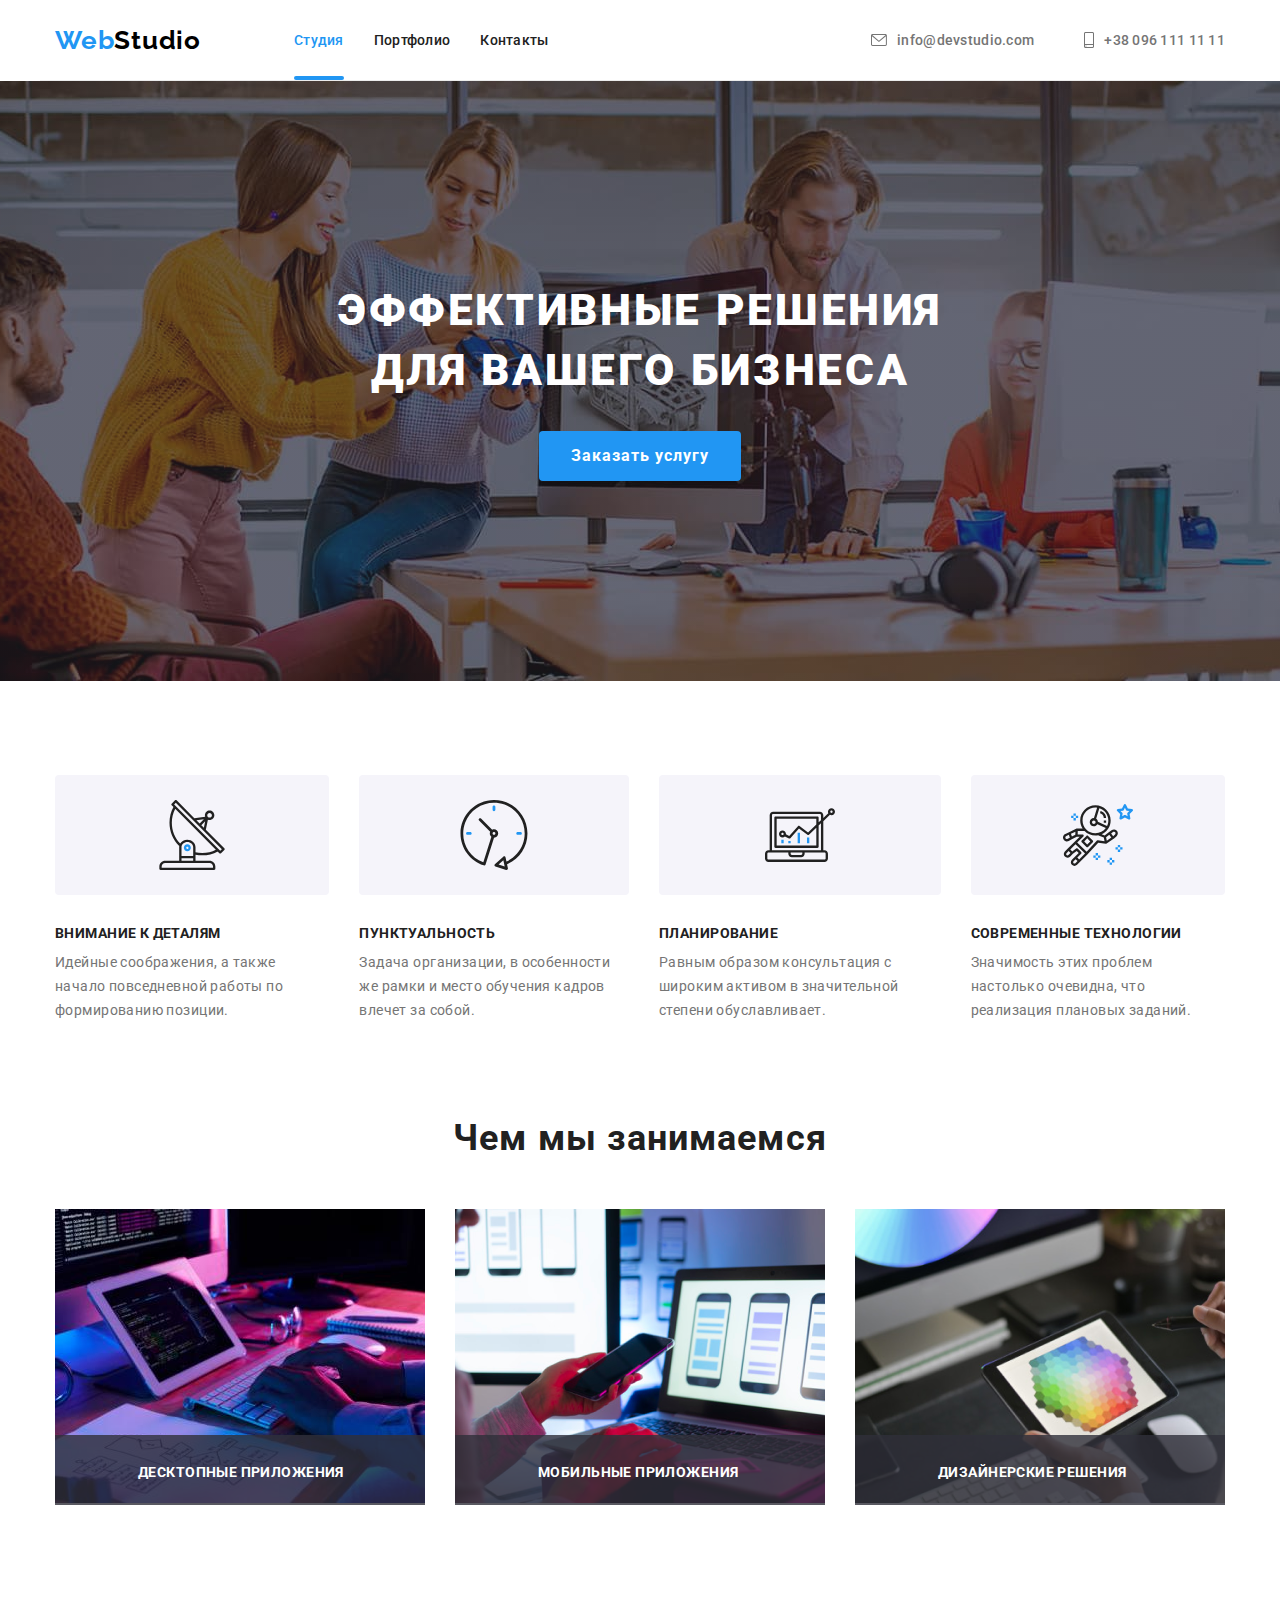
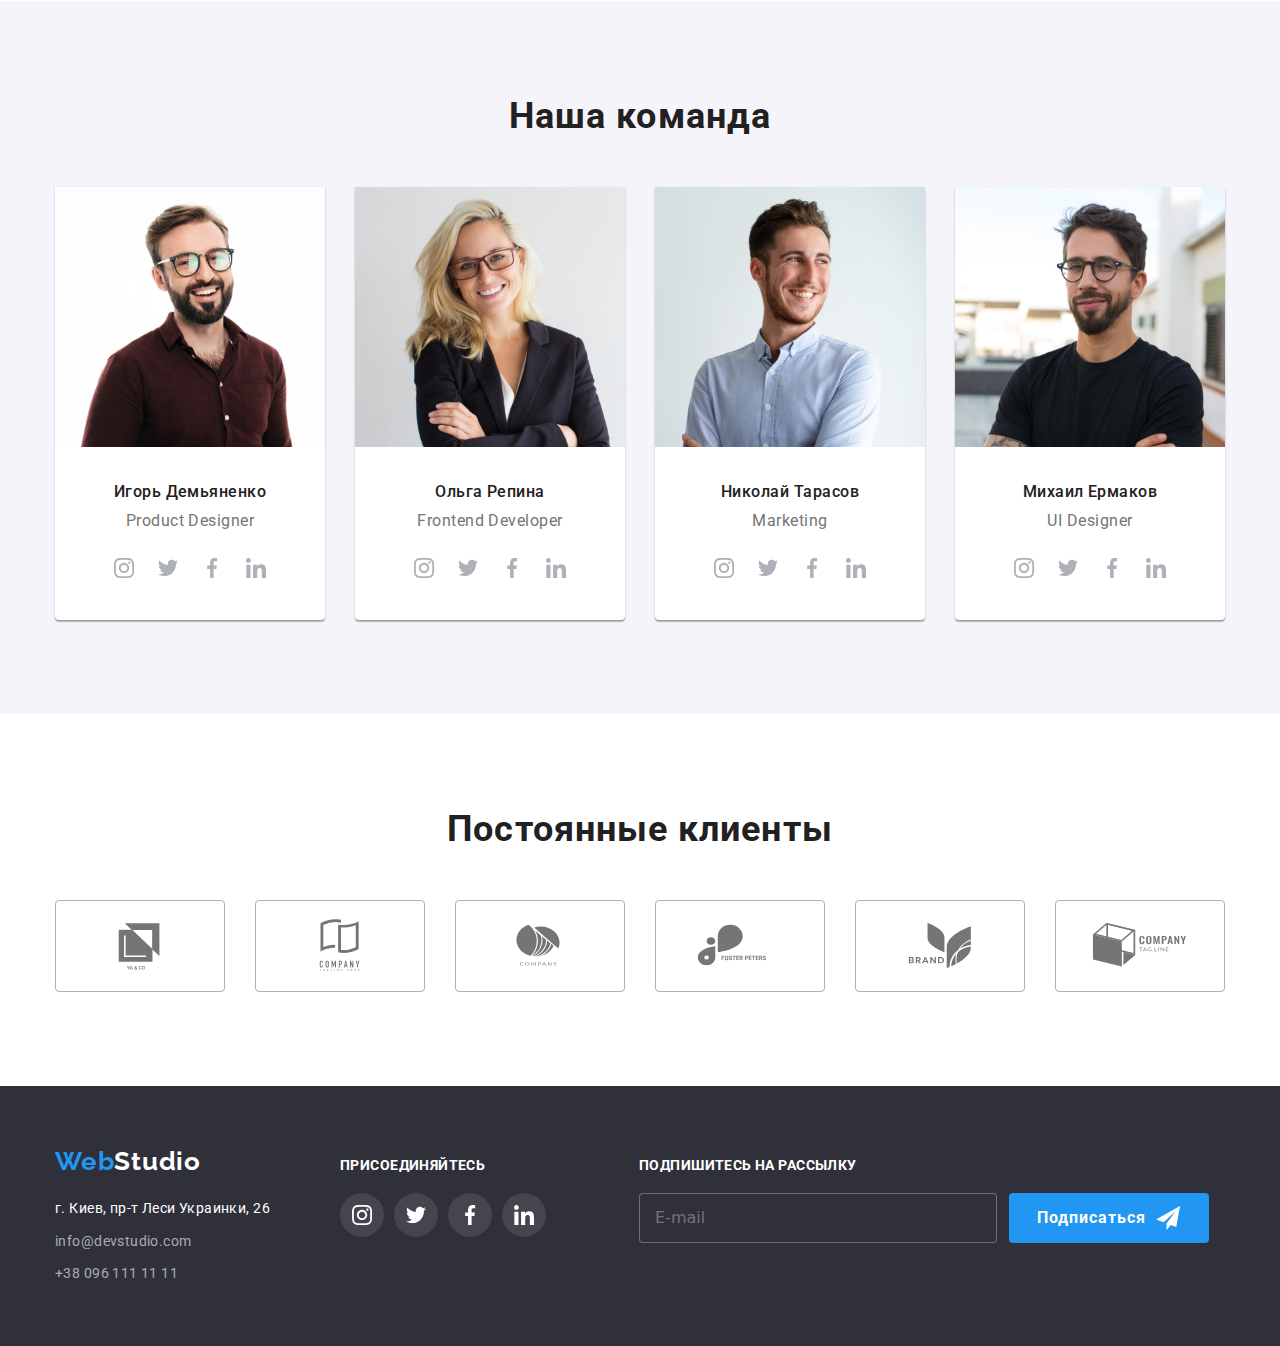
<file: index.html>
<!DOCTYPE html>
<html lang="ru">
<head>
    <meta charset="UTF-8">
    <meta http-equiv="X-UA-Compatible" content="IE=edge">
    <meta name="viewport" content="width=device-width, initial-scale=1.0">
    <link rel="preconnect" href="https://fonts.googleapis.com">
    <link rel="preconnect" href="https://fonts.gstatic.com" crossorigin>
    <link href="https://fonts.googleapis.com/css2?family=Raleway:wght@700&family=Roboto:wght@400;500;700;900&display=swap"
        rel="stylesheet">
    <link rel="stylesheet" href="css/styles.css">
    <link rel="stylesheet" href="./css/modern-normalize.css">
    <link rel="stylesheet" href="./css/reset.css">
    <title>Студия</title>
</head>
<body>
    <!--------шапка---------->
    <header>
        <div class="container nav-container">
            <nav class="main-nav">
                <a class="link header-logo-web" href="./index.html">Web<span class="header-logo-studio">Studio</span></a>
                <ul class="list header-list">
                    <li class="header-pre-list">
                        <a class="link header-link current" href="./index.html">Студия</a>
                    </li>
                    <li class="header-pre-list">
                        <a class="link header-link" href="./portfolio.html">Портфолио</a>
                    </li>
                    <li class="header-pre-list">
                        <a class="link header-link" href="">Контакты</a>
                    </li>
                </ul>
            </nav>
                <ul class="list header-tel-mail">
                    <li class="header-contact">
                        <a class="link header-mail" href="mailto:info@devstudio.com">
                        <svg class="header-icon-mail">
                            <use href="./images/symbol-defs.svg#icon-envelope-hover">
                            </use>
                        </svg>
                        info@devstudio.com</a>
                    </li>
                    <li class="header-contact">
                        <a class="link header-tel" href="tel:+380961111111">
                            <svg class="header-icon-tel">
                            <use href="./images/symbol-defs.svg#icon-smartphone">
                            </use>
                        </svg>+38 096 111 11 11</a>
                    </li>
                </ul>
        </div>
    </header>
    <!---------ГЕРОЙ-------->
    <main>
        <section class="hero">
            <div class="container">
            <h1 class="hero-text">Эффективные решения для вашего бизнеса</h1>
            <button class="hero-btn" type="button" data-modal-open>Заказать услугу</button>
            </div>
        </section>
        <!------Особенности------>
        <section class="section">
            <div class="container">
                <h2 class="visually-hidden">Особенности</h2>
                <ul class="list container-text">
                    <li class="container-pre-text">
                        <div class="icon-thumb">
                            <svg class="icon-group" width="70" height="70">
                                <use href="./images/symbol-defs.svg#icon-antenna">
                                </use>
                            </svg>
                        </div>
                        <h3 class="list-text">Внимание к деталям</h3>
                        <p class="list-pre-text">Идейные соображения, а также начало повседневной работы по формированию позиции.</p>
                    </li>
                    <li class="container-pre-text">
                        <div class="icon-thumb">
                            <svg class="icon-group" width="70" height="70">
                                <use href="./images/symbol-defs.svg#icon-clock">
                                </use>
                            </svg>
                        </div>
                        <h3 class="list-text">Пунктуальность</h3>
                        <p class="list-pre-text">Задача организации, в особенности же рамки и место обучения кадров влечет за собой.</p>
                    </li>
                    <li class="container-pre-text">
                        <div class="icon-thumb">
                            <svg class="icon-group" width="70" height="70">
                                <use href="./images/symbol-defs.svg#icon-diagram">
                                </use>
                            </svg>
                        </div>
                        <h3 class="list-text">Планирование</h3>
                        <p class="list-pre-text">Равным образом консультация с широким активом в значительной степени обуславливает.</p>
                    </li>
                    <li class="container-pre-text">
                        <div class="icon-thumb">
                            <svg class="icon-group" width="70" height="70">
                                <use href="./images/symbol-defs.svg#icon-astronaut">
                                </use>
                            </svg>
                        </div>
                        <h3 class="list-text">Современные технологии</h3>
                        <p class="list-pre-text">Значимость этих проблем настолько очевидна, что реализация плановых заданий.</p>
                    </li>
                </ul>
            </div>
        </section>
        <!-----Чем-мы-занимаемся----->
        <section class="img-container">
            <div class="container">
            <h2 class="item-text">Чем мы занимаемся</h2>
            <ul class="list container-img">
                <li class="item-img">
                    <img src="./images/box1.jpg" alt="Планирование" width="370">
                    <p class="item-img-text">Десктопные приложения</p>
                </li>
                <li class="item-img">
                    <img src="./images/box2.png" alt="Современные технологии" width="370">
                    <p class="item-img-text">Мобильные приложения</p>
                </li>
                <li class="item-img">
                    <img src="./images/box3.png" alt="Внимание к деталям" width="370">
                    <p class="item-img-text">Дизайнерские решения</p>
                </li>
            </ul>
            </div>
        </section>
        <!-----Наша команда----->
        <section class="items">
            <div class="container">
                <h2 class="item-text">Наша команда</h2>
                <ul class="list container-items">
                    <li class="container-pre-items">
                        <img class="img-items" src="./images/img.jpg" alt="Игорь Демьяненко" width="270">
                        <div class="box-item-text" >
                            <h3 class="items-text">Игорь Демьяненко</h3>
                            <p class="items-title">Product Designer</p>
                            <ul class="list social-list-box">
                                <li class="link-box">
                                    <a class="link-pre-box" href="">
                                        <svg class="box-social-icon">
                                            <use href="./images/symbol-defs.svg#icon-instagram">
                                            </use>
                                        </svg>
                                    </a>
                                </li>
                                <li class="link-box">
                                    <a class="link-pre-box" href="">
                                        <svg class="box-social-icon">
                                            <use href="./images/symbol-defs.svg#icon-twitter">
                                            </use>
                                        </svg>
                                    </a>
                                </li>
                                <li class="link-box">
                                    <a class="link-pre-box" href="">
                                        <svg class="box-social-icon">
                                            <use href="./images/symbol-defs.svg#icon-facebook">
                                            </use>
                                        </svg>
                                    </a>
                                </li>
                                <li class="link-box">
                                    <a class="link-pre-box" href="">
                                        <svg class="box-social-icon">
                                            <use href="./images/symbol-defs.svg#icon-linkedin">
                                            </use>
                                        </svg>
                                    </a>
                                </li>
                            </ul>
                        </div>
                    </li>
                    <li class="container-pre-items">
                        <img class="img-items" src="./images/img(1).jpg" alt="Ольга Репина" width="270">
                        <div class="box-item-text" >
                            <h3 class="items-text">Ольга Репина</h3>
                            <p class="items-title">Frontend Developer</p>
                            <ul class="list social-list-box">
                                <li class="link-box">
                                    <a class="link-pre-box" href="">
                                        <svg class="box-social-icon">
                                            <use href="./images/symbol-defs.svg#icon-instagram">
                                            </use>
                                        </svg>
                                    </a>
                                </li>
                                <li class="link-box">
                                    <a class="link-pre-box" href="">
                                        <svg class="box-social-icon">
                                            <use href="./images/symbol-defs.svg#icon-twitter">
                                            </use>
                                        </svg>
                                    </a>
                                </li>
                                <li class="link-box">
                                    <a class="link-pre-box" href="">
                                        <svg class="box-social-icon">
                                            <use href="./images/symbol-defs.svg#icon-facebook">
                                            </use>
                                        </svg>
                                    </a>
                                </li>
                                <li class="link-box">
                                    <a class="link-pre-box" href="">
                                        <svg class="box-social-icon">
                                            <use href="./images/symbol-defs.svg#icon-linkedin">
                                            </use>
                                        </svg>
                                    </a>
                                </li>
                            </ul>
                        </div>
                    </li>
                    <li class="container-pre-items">
                        <img class="img-items" src="./images/img(2).jpg" alt="Николай Тарасов" width="270">
                        <div class="box-item-text" >
                            <h3 class="items-text">Николай Тарасов</h3>
                            <p class="items-title">Marketing</p>
                            <ul class="list social-list-box">
                                <li class="link-box">
                                    <a class="link-pre-box" href="">
                                        <svg class="box-social-icon">
                                            <use href="./images/symbol-defs.svg#icon-instagram">
                                            </use>
                                        </svg>
                                    </a>
                                </li>
                                <li class="link-box">
                                    <a class="link-pre-box" href="">
                                        <svg class="box-social-icon">
                                            <use href="./images/symbol-defs.svg#icon-twitter">
                                            </use>
                                        </svg>
                                    </a>
                                </li>
                                <li class="link-box">
                                    <a class="link-pre-box" href="">
                                        <svg class="box-social-icon">
                                            <use href="./images/symbol-defs.svg#icon-facebook">
                                            </use>
                                        </svg>
                                    </a>
                                </li>
                                <li class="link-box">
                                    <a class="link-pre-box" href="">
                                        <svg class="box-social-icon">
                                            <use href="./images/symbol-defs.svg#icon-linkedin">
                                            </use>
                                        </svg>
                                    </a>
                                </li>
                            </ul>
                        </div>
                    </li>
                    <li class="container-pre-items">
                        <img class="img-items" src="./images/img(3).jpg" alt="Михаил Ермаков" width="270">
                        <div class="box-item-text" >
                            <h3 class="items-text">Михаил Ермаков</h3>
                            <p class="items-title">UI Designer</p>
                            <ul class="list social-list-box">
                                <li class="link-box">
                                    <a class="link-pre-box" href="">
                                        <svg class="box-social-icon">
                                            <use href="./images/symbol-defs.svg#icon-instagram">
                                            </use>
                                        </svg>
                                    </a>
                                </li>
                                <li class="link-box">
                                    <a class="link-pre-box" href="">
                                        <svg class="box-social-icon">
                                            <use href="./images/symbol-defs.svg#icon-twitter">
                                            </use>
                                        </svg>
                                    </a>
                                </li>
                                <li class="link-box">
                                    <a class="link-pre-box" href="">
                                        <svg class="box-social-icon">
                                            <use href="./images/symbol-defs.svg#icon-facebook">
                                            </use>
                                        </svg>
                                    </a>
                                </li>
                                <li class="link-box">
                                    <a class="link-pre-box" href="">
                                        <svg class="box-social-icon">
                                            <use href="./images/symbol-defs.svg#icon-linkedin">
                                            </use>
                                        </svg>
                                    </a>
                                </li>
                            </ul>
                        </div>
                    </li>
                </ul>
            </div>
        </section>
        <!-- -----Постоянные-клиенты----- -->
        <section class="client-container">
            <div class="container">
                <h2 class="item-text">Постоянные клиенты</h2>
                <ul class="list client-box">
                    <li class="client-link">
                        <a class="client-link-icon" href="">
                            <svg class="client-icon">
                                <use href="./images/symbol-defs.svg#icon-Logo" >
                                </use>
                            </svg>
                        </a>
                    </li>
                    <li class="client-link">
                        <a class="client-link-icon" href="">
                            <svg class="client-icon">
                                <use href="./images/symbol-defs.svg#icon-Logo-1">
                                </use>
                            </svg>
                        </a>
                    </li>
                    <li class="client-link">
                        <a class="client-link-icon" href="">
                            <svg class="client-icon">
                                <use href="./images/symbol-defs.svg#icon-Logo-2">
                                </use>
                            </svg>
                        </a>
                    </li>
                    <li class="client-link">
                        <a class="client-link-icon" href="">
                            <svg class="client-icon">
                                <use href="./images/symbol-defs.svg#icon-Logo-3">
                                </use>
                            </svg>
                        </a>
                    </li>
                    <li class="client-link">
                        <a class="client-link-icon" href="">
                            <svg class="client-icon">
                                <use href="./images/symbol-defs.svg#icon-Logo-4">
                                </use>
                            </svg>
                        </a>
                    </li>
                    <li class="client-link">
                        <a class="client-link-icon" href="">
                            <svg class="client-icon">
                                <use href="./images/symbol-defs.svg#icon-Logo-5">
                                </use>
                            </svg>
                        </a>
                    </li>
                </ul>
            </div>
        </section>
    </main>
    <!-----футер--Подвал----->
    <footer class="footer">
        <div class="container container-footer">
        <div>
            <a class="link footer-logo-web" href="./index.html">Web<span class="footer-logo-studio">Studio</span></a>
            <ul class="list footer-container">
                <li class="footer-pre-container" >
                    <a class="link footer-map" href="https://goo.gl/maps/3yWpkA23hBz6djXq9" target="_blank" rel="noopener noreferrer">
                        <address>г. Киев, пр-т Леси Украинки, 26</address></a>
                </li>
                <li class="footer-pre-container" >
                    <a class="link footer-list" href="mailto:info@devstudio.com">info@devstudio.com</a>
                </li>
                <li class="footer-pre-container" >
                    <a class="link footer-list" href="tel:+380961111111">+38 096 111 11 11</a>
                </li>
            </ul>
        </div>
        <div class="social-box">
            <p class="social-text">присоединяйтесь</p>
            <ul class="list social-links">
                <li class="social-pre-link">
                    <a class="pre-link" href="">
                        <svg class="link-icon">
                            <use href="./images/symbol-defs.svg#icon-instagram">
                            </use>
                        </svg>
                    </a>
                </li>
                <li class="social-pre-link">
                    <a class="pre-link" href="">
                        <svg class="link-icon">
                            <use href="./images/symbol-defs.svg#icon-twitter">
                            </use>
                        </svg>
                    </a>
                </li>
                <li class="social-pre-link">
                    <a class="pre-link" href="">
                        <svg class="link-icon">
                            <use href="./images/symbol-defs.svg#icon-facebook">
                            </use>
                        </svg>
                    </a>
                </li>
                <li class="social-pre-link">
                    <a class="pre-link" href="">
                        <svg class="link-icon">
                            <use href="./images/symbol-defs.svg#icon-linkedin">
                            </use>
                        </svg>
                    </a>
                </li>
            </ul>
        </div>
        <div class="send-mail">
            <p class="send-text">Подпишитесь на рассылку</p>
            <form action="#" class="form-send">
                <label for="mail"></label>
                <input 
                    type="email"
                    name="mail"
                    id="mail"
                    class="input-mail"
                    placeholder="E-mail"/>
                <button class="button-send" type="submit">Подписаться
                    <svg class="send-icon" >
                        <use href="./images/symbol-defs.svg#icon-icon-send-modal">
                        </use>
                    </svg>
                </button>
            </form>
        </div>
        </div>
    </footer>
    <!-- -----modal------ -->
    <div class="backdrop is-hidden" data-modal>
        <div class="modal">
            <button type="button" class="modal-close" data-modal-close>
                <svg class="modal-close-icon">
                    <use href="./images/symbol-defs.svg#icon-close"></use>
                </svg>
            </button>
            <p class="modal-title">Оставьте свои данные, мы вам перезвоним</p>
            <form action="#" class="modal-form">
                <div class="modal-field">
                <label for="user-name" class="form-input-text">Имя</label>
                    <div class="input-wrap">
                        <input 
                            type="text" 
                            name="user-name" 
                            id="user-name"
                            class="modal-form-input"
                            required 
                            minlength="2"
                        />
                        <svg class="person-modal">
                            <use href="./images/symbol-defs.svg#icon-person-black-modal"></use>
                        </svg>
                    </div>
                </div>
                <div class="modal-field">
                <label for="user-tel" class="form-input-text">Телефон</label>
                    <div class="input-wrap">
                        <input 
                            type="tel" 
                            name="user-tel" 
                            id="user-tel"
                            class="modal-form-input"
                            required 
                        />
                        <svg class="person-modal">
                            <use href="./images/symbol-defs.svg#icon-phone-black-modal"></use>
                        </svg>
                    </div>
                </div>
                <div class="modal-field">
                <label for="user-email" class="form-input-text">Почта</label>
                    <div class="input-wrap">
                        <input 
                            type="email" 
                            name="user-email"
                            id="user-email" 
                            class="modal-form-input"
                            required 
                        />
                        <svg class="person-modal">
                            <use href="./images/symbol-defs.svg#icon-email-black-modal"></use>
                        </svg>
                    </div>
                </div>
                <div class="modal-field-feedbeck">
                <label for="feedback" class="form-input-text">Комментарий</label>
                    <textarea
                        class="modal-form-text" 
                        name="feedback" 
                        id="feedback" 
                        placeholder="Введите текст"
                    ></textarea>
                </div>
                <div class="modal-field-check">
                    <input 
                        type="checkbox"
                        name="policy"
                        id="policy"
                        class="modal-check visually-hidden"
                        />
                        <label for="policy" class="check-text"><span class="check-icon"><svg class="check-icon-modal">
                            <use href="./images/symbol-defs.svg#icon-Vector"></use>
                        </svg></span> Соглашаюсь с рассылкой и принимаю <a href="" class="check-text-link"> Условия договора </a></label>
                </div>
                <button class="modal-button" type="submit">Отправить</button>
            </form>
        </div>
    </div>
    <script src="./js/modal.js"></script>
</body>
</html>
</file>
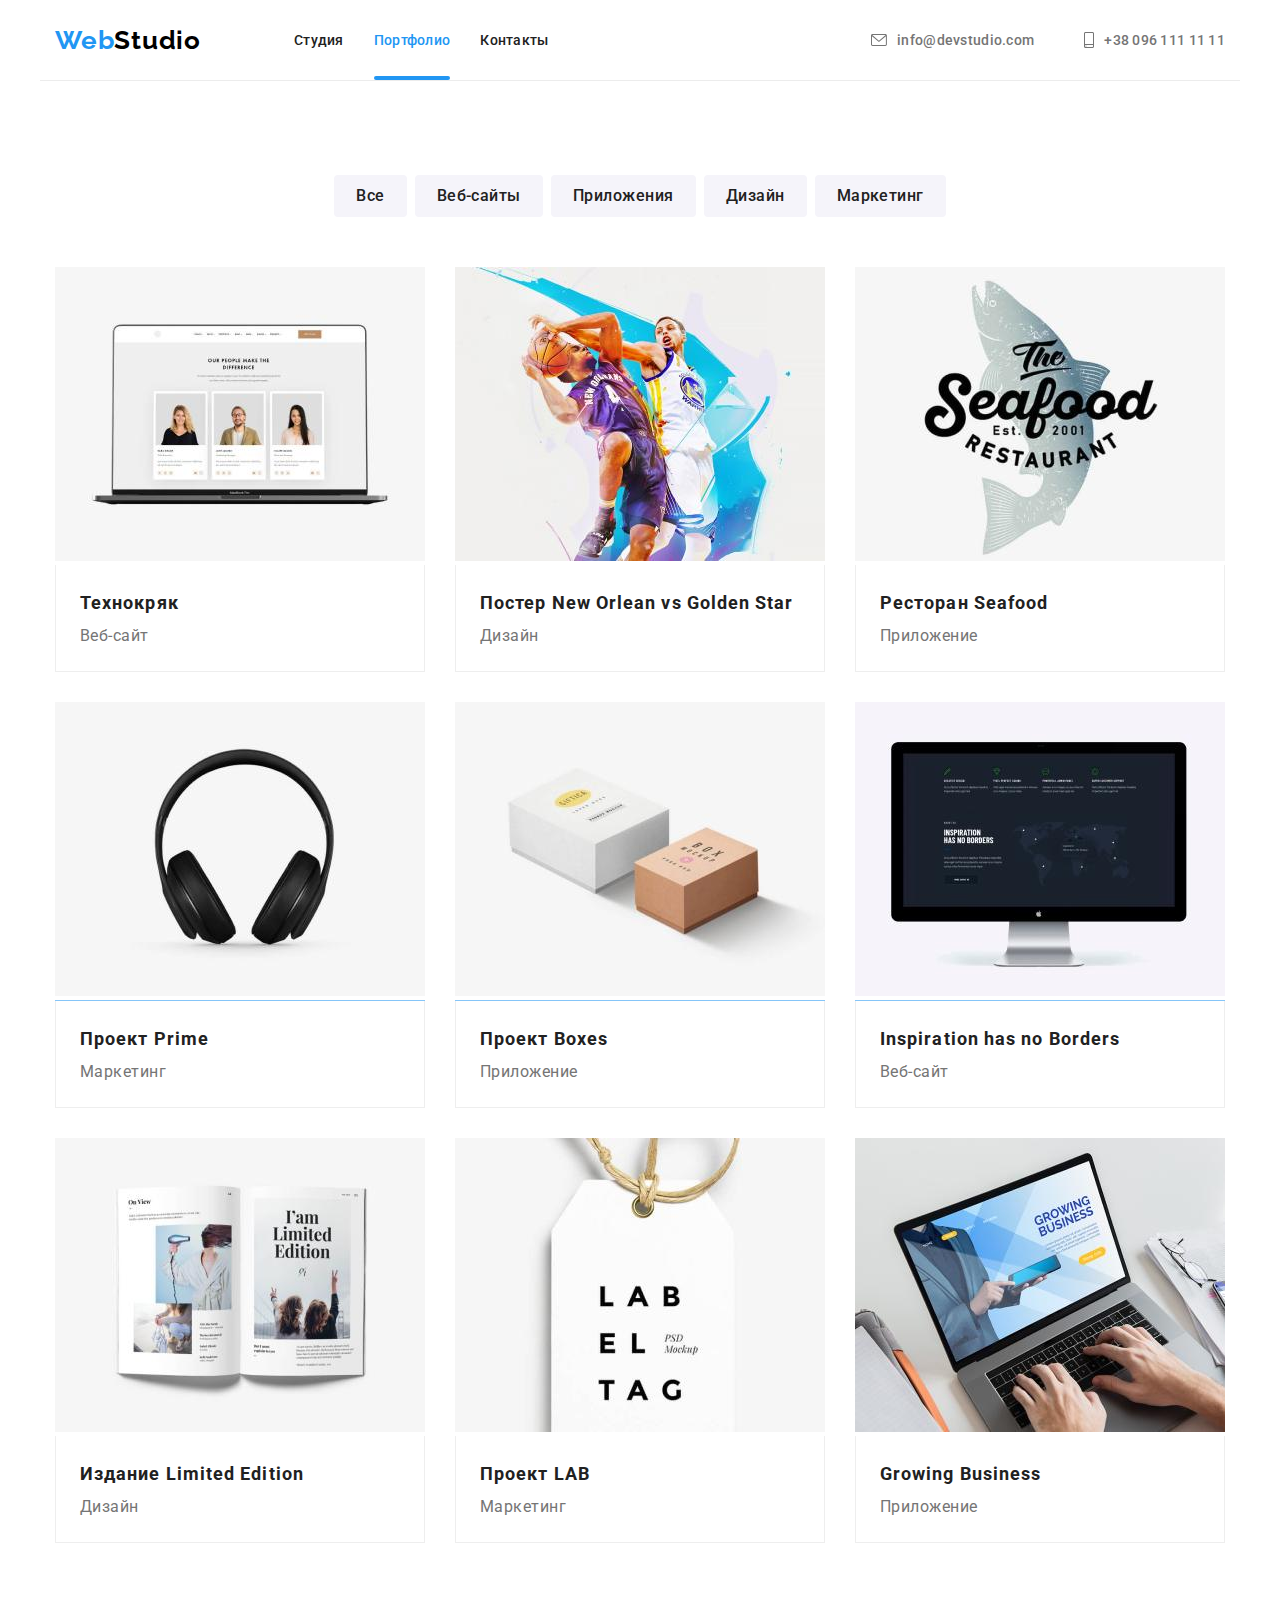
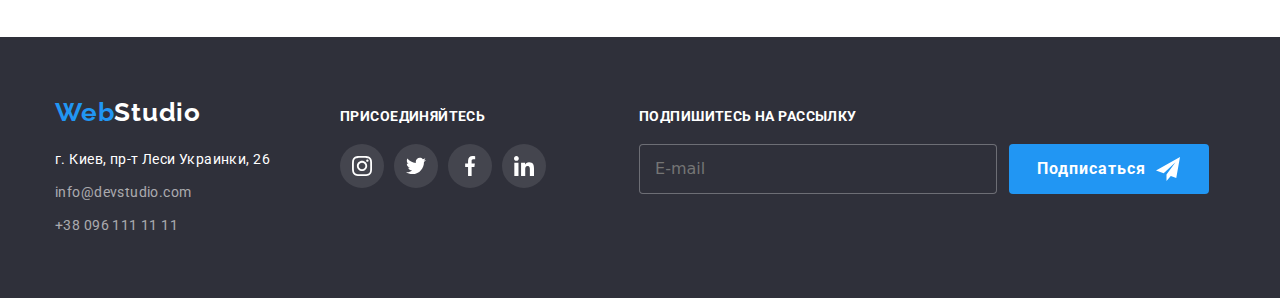
<file: portfolio.html>
<!DOCTYPE html>
<html lang="ru">

<head>
    <meta charset="UTF-8">
    <meta http-equiv="X-UA-Compatible" content="IE=edge">
    <meta name="viewport" content="width=device-width, initial-scale=1.0">
    <link rel="preconnect" href="https://fonts.googleapis.com">
    <link rel="preconnect" href="https://fonts.gstatic.com" crossorigin>
    <link href="https://fonts.googleapis.com/css2?family=Raleway:wght@700&family=Roboto:wght@400;500;700;900&display=swap"
        rel="stylesheet">
    <link rel="stylesheet" href="css/styles.css">
    <link rel="stylesheet" href="./css/modern-normalize.css">
    <link rel="stylesheet" href="./css/reset.css">
    <title>Портфолио</title>
</head>

<body>
    <!------ШАПКА------>
    <header>
        <div class="container nav-container">
            <nav class="main-nav">
                <a class="link header-logo-web" href="./index.html">Web<span class="header-logo-studio">Studio</span></a>
                <ul class="list header-list">
                    <li class="header-pre-list">
                        <a class="link header-link" href="./index.html" >Студия</a>
                    </li>
                    <li class="header-pre-list">
                        <a class="link header-link current" href="./portfolio.html">Портфолио</a>
                    </li>
                    <li class="header-pre-list">
                        <a class="link header-link" href="">Контакты</a>
                    </li>
                </ul>
            </nav>
                <ul class="list header-tel-mail">
                    <li class="header-contact">
                        <a class="link header-mail" href="mailto:info@devstudio.com">
                            <svg class="header-icon-mail">
                                <use href="./images/symbol-defs.svg#icon-envelope-hover">
                                </use>
                            </svg>
                            info@devstudio.com</a>
                    </li>
                    <li class="header-contact">
                        <a class="link header-tel" href="tel:+380961111111">
                            <svg class="header-icon-tel">
                                <use href="./images/symbol-defs.svg#icon-smartphone">
                                </use>
                            </svg>+38 096 111 11 11</a>
                    </li>
                </ul>
        </div>
    </header>
    <!-----------------------портфоліо----------------------->
    <main>
        <section class="box-list">
            <div class="container">
                <ul class="list container-box-btn">
                    <li class="box-button">
                        <button class="list-btn" type="button">Все</button>
                    </li>
                    <li class="box-button">
                        <button class="list-btn" type="button">Веб-сайты</button>
                    </li>
                    <li class="box-button">
                        <button class="list-btn" type="button">Приложения</button>
                    </li>
                    <li class="box-button">
                        <button class="list-btn" type="button">Дизайн</button>
                    </li>
                    <li class="box-button">
                        <button class="list-btn" type="button">Маркетинг</button>
                    </li>
                </ul>
                <h1 class="visually-hidden">Портфолио</h1>
                <ul class="list flex-container">
                    <li class="box-img">
                            <a class="link project-link" href="">
                                <div class="box-img-wrap">
                                <img src="./images/potr.jpg" alt="Ноутбук" width="370">
                                <p class="flex-top-text">
                                    Технокряк это современная площадка распространения коронавируса. Компании используют эту платформу для цифрового
                                    шпионажа и атак на защищённые сервера конкурентов.
                                </p>
                            </div>
                            <div class="flex-text-container" >
                                <h2 class="section-text">Технокряк</h2>
                                <p class="section-title">Веб-сайт</p>
                            </div>
                        </a>
                    </li>
                    <li class="box-img">
                            <a class="link project-link" href="">
                                <div class="box-img-wrap">
                                <img src="./images/potr(1).jpg" alt="Баскетболіти" width="370">
                                <p class="flex-top-text">
                                    Технокряк это современная площадка распространения коронавируса. Компании используют эту платформу для цифрового
                                    шпионажа и атак на защищённые сервера конкурентов.
                                </p>
                            </div>
                            <div class="flex-text-container" >
                                <h2 class="section-text">Постер <span lang="en">New Orlean vs Golden Star</span></h2>
                                <p class="section-title">Дизайн</p>
                            </div>
                        </a>
                    </li>
                    <li class="box-img">
                            <a class="link project-link" href="">
                                <div class="box-img-wrap">
                                <img src="./images/port(2).jpg" alt="Логотип ресторану" width="370">
                                <p class="flex-top-text">
                                    Технокряк это современная площадка распространения коронавируса. Компании используют эту платформу для цифрового
                                    шпионажа и атак на защищённые сервера конкурентов.
                                </p>
                            </div>
                            <div class="flex-text-container" >
                                <h2 class="section-text">Ресторан <span lang="en">Seafood</span></h2>
                                <p class="section-title">Приложение</p>
                            </div>
                        </a>
                    </li>
                    <li class="box-img">
                            <a class="link project-link" href="">
                                <div class="box-img-wrap">
                                <img src="./images/port(3).jpg" alt="Навушники" width="370">
                                <p class="flex-top-text">
                                    Технокряк это современная площадка распространения коронавируса. Компании используют эту платформу для цифрового
                                    шпионажа и атак на защищённые сервера конкурентов.
                                </p>
                            </div>
                            <div class="flex-text-container" >
                                <h2 class="section-text">Проект <span lang="en">Prime</span></h2>
                                <p class="section-title">Маркетинг</p>
                            </div>
                        </a>
                    </li>
                    <li class="box-img">
                            <a class="link project-link" href="">
                                <div class="box-img-wrap">
                                <img src="./images/port(4).jpg" alt="Коробка" width="370">
                                <p class="flex-top-text">
                                    Технокряк это современная площадка распространения коронавируса. Компании используют эту платформу для цифрового
                                    шпионажа и атак на защищённые сервера конкурентов.
                                </p>
                            </div>
                            <div class="flex-text-container" >
                                <h2 class="section-text">Проект <span lang="en">Boxes</span></h2>
                                <p class="section-title">Приложение</p>
                            </div>
                        </a>
                    </li>
                    <li class="box-img">
                            <a class="link project-link" href="">
                                <div class="box-img-wrap">
                                <img src="./images/port(5).jpg" alt="Комп'ютер" width="370">
                                <p class="flex-top-text">
                                    Технокряк это современная площадка распространения коронавируса. Компании используют эту платформу для цифрового
                                    шпионажа и атак на защищённые сервера конкурентов.
                                </p>
                            </div>
                            <div class="flex-text-container" >
                                <h2 class="section-text"><span lang="en">Inspiration has no Borders</span></h2>
                                <p class="section-title">Веб-сайт</p>
                            </div>
                        </a>
                    </li>
                    <li class="box-img">
                            <a class="link project-link" href="">
                                <div class="box-img-wrap">
                                <img src="./images/port(6).jpg" alt="Журнал" width="370">
                                <p class="flex-top-text">
                                    Технокряк это современная площадка распространения коронавируса. Компании используют эту платформу для цифрового
                                    шпионажа и атак на защищённые сервера конкурентов.
                                </p>
                            </div>
                            <div class="flex-text-container" >
                                <h2 class="section-text">Издание <span lang="en">Limited Edition</span></h2>
                                <p class="section-title">Дизайн</p>
                            </div>
                        </a>
                    </li>
                    <li class="box-img">
                            <a class="link project-link" href="">
                                <div class="box-img-wrap">
                                <img src="./images/port(7).jpg" alt="Бірка" width="370">
                                <p class="flex-top-text">
                                    Технокряк это современная площадка распространения коронавируса. Компании используют эту платформу для цифрового
                                    шпионажа и атак на защищённые сервера конкурентов.
                                </p>
                            </div>
                            <div class="flex-text-container" >
                                <h2 class="section-text">Проект <span lang="en">LAB</span></h2>
                                <p class="section-title">Маркетинг</p>
                            </div>
                        </a>
                    </li>
                    <li class="box-img">
                            <a class="link project-link" href="">
                                <div class="box-img-wrap">
                                <img src="./images/port(8).jpg" alt="Ноутбук" width="370">
                                <p class="flex-top-text">
                                    Технокряк это современная площадка распространения коронавируса. Компании используют эту платформу для цифрового
                                    шпионажа и атак на защищённые сервера конкурентов.
                                </p>
                            </div>
                            <div class="flex-text-container" >
                                <h2 class="section-text"><span lang="en">Growing Business</span></h2>
                                <p class="section-title">Приложение</p>
                            </div>
                        </a>
                    </li>
                </ul>
            </div>
        </section>
    </main>
    <!------------------------футер-/* Подвал */---------------------------------->
    <footer class="footer">
        <div class="container container-footer">
        <div>
            <a class="link footer-logo-web" href="./index.html">Web<span class="footer-logo-studio">Studio</span></a>
            <ul class="list footer-container">
                <li class="footer-pre-container">
                    <a class="link footer-map" href="https://goo.gl/maps/3yWpkA23hBz6djXq9" target="_blank"
                        rel="noopener noreferrer">
                        <address>г. Киев, пр-т Леси Украинки, 26</address>
                    </a>
                </li>
                <li class="footer-pre-container">
                    <a class="link footer-list" href="mailto:info@devstudio.com">info@devstudio.com</a>
                </li>
                <li class="footer-pre-container">
                    <a class="link footer-list" href="tel:+380961111111">+38 096 111 11 11</a>
                </li>
            </ul>
        </div>
        <div class="social-box">
            <p class="social-text">присоединяйтесь</p>
            <ul class="list social-links">
                <li class="social-pre-link">
                    <a class="pre-link" href="">
                        <svg class="link-icon">
                            <use href="./images/symbol-defs.svg#icon-instagram">
                            </use>
                        </svg>
                    </a>
                </li>
                <li class="social-pre-link">
                    <a class="pre-link" href="">
                        <svg class="link-icon">
                            <use href="./images/symbol-defs.svg#icon-twitter">
                            </use>
                        </svg>
                    </a>
                </li>
                <li class="social-pre-link">
                    <a class="pre-link" href="">
                        <svg class="link-icon">
                            <use href="./images/symbol-defs.svg#icon-facebook">
                            </use>
                        </svg>
                    </a>
                </li>
                <li class="social-pre-link">
                    <a class="pre-link" href="">
                        <svg class="link-icon">
                            <use href="./images/symbol-defs.svg#icon-linkedin">
                            </use>
                        </svg>
                    </a>
                </li>
            </ul>
        </div>
        <div class="send-mail">
            <p class="send-text">Подпишитесь на рассылку</p>
            <form action="#" class="form-send">
                <input 
                    type="email" 
                    name="mail"
                    id="mail" 
                    class="input-mail" 
                    placeholder="E-mail" />
                <button class="button-send" type="submit">Подписаться
                    <svg class="send-icon">
                        <use href="./images/symbol-defs.svg#icon-icon-send-modal">
                        </use>
                    </svg>
                </button>
            </form>
        </div>
        </div>
    </footer>
</body>

</html>
</file>
<file: css/styles.css>
:root {
  --header-text-color: #212121;
  --accent-color: #2196f3;
  --main-title-color: #212121;
  --portfolio-text-color: #212121;
}

body {
  font-family: "Roboto", sans-serif;
}

.link {
  text-decoration: none;
}

.list {
  list-style: none;
}

.container {
  width: 1200px;
  padding-left: 15px;
  padding-right: 15px;
  margin: 0 auto;
}

/* ------------------------------ШАПКА---------------------------------- */

.header-pre-list .current {
  color: #2196f3;
}

.nav-container {
  display: flex;
  align-items: center;
  border-bottom: 1px solid #ececec;
}

.main-nav {
  display: flex;
  align-items: center;
}

.header-list {
  display: flex;
}

.header-tel-mail {
  display: flex;
  align-items: center;
  margin-left: auto;
}

.header-logo-web {
  font-family: Raleway;
  font-weight: bold;
  font-size: 26px;
  line-height: 31px;
  letter-spacing: 0.03em;
  color: #2196f3;
}

.header-logo-web {
  margin-right: 93px;
}

.header-logo-studio {
  font-family: Raleway;
  font-weight: bold;
  font-size: 26px;
  line-height: 31px;
  letter-spacing: 0.03em;
  color: #000000;
}

.header-link {
  display: block;
  font-family: Roboto;
  font-style: normal;
  font-weight: 500;
  font-size: 14px;
  line-height: 16px;
  letter-spacing: 0.02em;

  color: var(--header-text-color);

  padding-top: 32px;
  padding-bottom: 32px;
  position: relative;

  transition-property: color;
  transition-duration: 250ms;
  transition-timing-function: linear cubic-bezier(0.4, 0, 0.2, 1);
}

.header-link.current::after {
  content: "";
  width: 100%;
  height: 4px;
  background-color: #2196f3;
  position: absolute;
  display: block;
  bottom: 0;
  border-radius: 2px;
}

.header-pre-list + .header-pre-list {
  margin-left: 30px;
}

.header-contact:not(:last-child) {
  margin-right: 50px;
}

.header-link:hover,
.header-link:focus {
  color: var(--accent-color);
}

.header-mail {
  font-family: Roboto;
  font-style: normal;
  font-weight: 500;
  font-size: 14px;
  line-height: 16px;
  letter-spacing: 0.02em;

  color: #757575;

  transition-property: color;
  transition-duration: 250ms;
  transition-timing-function: linear cubic-bezier(0.4, 0, 0.2, 1);
}

.header-mail:hover,
.header-mail:focus {
  color: var(--accent-color);
}

.header-mail {
  display: flex;
  align-items: center;
}

.header-tel {
  font-family: Roboto;
  font-style: normal;
  font-weight: 500;
  font-size: 14px;
  line-height: 16px;
  letter-spacing: 0.02em;

  color: #757575;

  transition-property: color;
  transition-duration: 250ms;
  transition-timing-function: linear cubic-bezier(0.4, 0, 0.2, 1);
}

.header-tel {
  display: flex;
  align-items: center;
}

.header-icon-mail {
  width: 16px;
  height: 12px;
  margin-right: 10px;
  fill: currentColor;
}

.header-icon-tel {
  width: 10px;
  height: 16px;
  margin-right: 10px;
  fill: currentColor;
}

.header-tel:hover,
.header-tel:focus {
  color: var(--accent-color);
}

/* ------------------------------ГЕРОЙ-------------------------------------- */
.hero {
  background-color: #2f303a;
  padding-top: 200px;
  padding-bottom: 200px;
}

.hero {
  background-image: url(/images/symbol-defs.svg);
}

.hero {
  max-width: 1600px;
  min-height: 600px;
  margin-left: auto;
  margin-right: auto;
  background-image: linear-gradient(
      rgba(47, 48, 58, 0.4),
      rgba(47, 48, 58, 0.4)
    ),
    url(../images/Img\ hero.jpg);
  background-position: center;
  background-size: cover;
}

.hero-text {
  width: 696px;
  height: 120px;
  font-family: Roboto;
  font-style: normal;
  font-weight: 900;
  font-size: 44px;
  line-height: 1.36;
  text-align: center;
  letter-spacing: 0.06em;
  text-transform: uppercase;
  color: #ffffff;

  margin: 0 auto;
  margin-bottom: 30px;
  display: block;
}

.hero-btn {
  padding: 10px 32px;
  margin: 0 auto;
  font-family: Roboto;
  font-style: normal;
  font-weight: bold;
  font-size: 16px;
  line-height: 1.87;
  display: block;
  align-items: center;
  text-align: center;
  letter-spacing: 0.06em;
  color: #ffffff;
  cursor: pointer;

  background: #2196f3;
  box-shadow: 0px 4px 4px rgba(0, 0, 0, 0.15);
  border-radius: 4px;
  border: none;
}

.hero-btn:hover,
.hero-btn:focus {
  color: #188ce8;
}

/* -----------------------------ОСОБЕННОСТИ--------------------------------------- */

.icon-thumb {
  display: flex;
  align-items: center;
  justify-content: center;
  height: 120px;
  background: #f5f4fa;
  border-radius: 4px;
  margin-bottom: 30px;
}

.container-text {
  display: flex;
}

.container-pre-text:not(:last-child) {
  margin-right: 30px;
}

.section {
  padding-top: 94px;
  padding-bottom: 94px;
}

.visually-hidden {
  position: absolute;
  width: 1px;
  height: 1px;
  margin: -1px;
  border: 0;
  padding: 0;
  white-space: nowrap;
  clip-path: inset(100%);
  clip: rect(0 0 0 0);
  overflow: hidden;
}

.list-text {
  margin-bottom: 10px;

  font-family: Roboto;
  font-style: normal;
  font-weight: bold;
  font-size: 14px;
  line-height: 16px;
  letter-spacing: 0.03em;
  color: var(--main-title-color);

  text-transform: uppercase;
}

.list-pre-text {
  font-family: Roboto;
  font-style: normal;
  font-weight: normal;
  font-size: 14px;
  line-height: 1.71;
  letter-spacing: 0.03em;
  color: #757575;
}

/* -------------------------------ЧЕМ-МИ-ЗАНИМАЕМСЯ----------------------------------- */

.img-container {
  padding-bottom: 94px;
}

.container-img {
  display: inline-flex;
}

.item-img:not(:last-child) {
  margin-right: 30px;
}

.item-text {
  margin-bottom: 50px;

  font-family: Roboto;
  font-style: normal;
  font-weight: bold;
  font-size: 36px;
  line-height: 42px;
  text-align: center;
  letter-spacing: 0.03em;
  color: var(--header-text-color);
}

.item-img {
  position: relative;
}

.item-img::before {
  content: "";
  position: absolute;
  bottom: 2px;
  left: 0;

  display: inline-block;
  width: 370px;
  height: 70px;

  background-color: rgba(47, 48, 58, 0.8);
}

.item-img-text {
  position: absolute;
  bottom: 27px;
  left: 83px;

  font-family: Roboto;
  font-style: normal;
  font-weight: bold;
  font-size: 14px;
  line-height: 16px;
  text-align: center;
  letter-spacing: 0.03em;
  text-transform: uppercase;

  color: #ffffff;
}

/* ---------------------------------НАША-КОМАННДА---------------------------------- */

.container-items {
  display: flex;
}

.container-pre-items:not(:last-child) {
  margin-right: 30px;
}

.container-pre-items {
  background-color: #ffffff;
  box-shadow: 0px 1px 3px rgba(0, 0, 0, 0.12), 0px 1px 1px rgba(0, 0, 0, 0.14),
    0px 2px 1px rgba(0, 0, 0, 0.2);
  border-radius: 0px 0px 4px 4px;
}

.box-item-text {
  padding-top: 30px;
  padding-bottom: 30px;
}

.items {
  background-color: #f5f4fa;
  padding-top: 94px;
  padding-bottom: 94px;
}

.items-text {
  margin-bottom: 10px;

  font-family: Roboto;
  font-style: normal;
  font-weight: 500;
  font-size: 16px;
  line-height: 19px;
  text-align: center;
  letter-spacing: 0.03em;
  color: var(--header-text-color);
}

.items-title {
  font-family: Roboto;
  font-style: normal;
  font-weight: normal;
  font-size: 16px;
  line-height: 19px;
  text-align: center;
  letter-spacing: 0.03em;
  color: #757575;
}

.social-list-box {
  display: flex;
  justify-content: center;
  margin-top: 16px;
}

.link-box {
  width: 44px;
  height: 44px;
}

.link-pre-box {
  width: 100%;
  height: 100%;
  border-radius: 50%;
  display: flex;
  align-items: center;
  justify-content: center;
  color: #afb1b8;

  transition-property: background-color, color;
  transition-duration: 250ms;
  transition-timing-function: linear cubic-bezier(0.4, 0, 0.2, 1);
}

.box-social-icon {
  width: 20px;
  height: 20px;
  fill: currentColor;
}

.link-pre-box:hover,
.link-pre-box:focus {
  background-color: #2196f3;
  color: white;
}

/* --------------------СТОРІНКА-2-ПОРТФОЛИО----------------------------------------- */

.box-list {
  padding-top: 94px;
  padding-bottom: 94px;
}

.box-button:not(:last-child) {
  margin-right: 8px;
}

.container-box-btn {
  display: block;
  display: flex;
  justify-content: center;
  margin-bottom: 50px;
}

.list-btn {
  padding: 8px 22px;
  font-family: Roboto;
  font-style: normal;
  font-weight: 500;
  font-size: 16px;
  line-height: 1.62;
  text-align: center;
  letter-spacing: 0.03em;
  color: #212121;
  cursor: pointer;
  border-radius: 4px;
  border: none;
  background: #f5f4fa;
  border-radius: 4px;

  transition-property: background-color, color, box-shadow;
  transition-duration: 250ms;
  transition-timing-function: linear cubic-bezier(0.4, 0, 0.2, 1);
}

.list-btn:focus,
.list-btn:hover {
  background: #2196f3;
  /* shadow-middle */
  color: #ffffff;
  box-shadow: 0px 3px 1px rgba(0, 0, 0, 0.1), 0px 1px 2px rgba(0, 0, 0, 0.08),
    0px 2px 2px rgba(0, 0, 0, 0.12);
  border-radius: 4px;
}

.flex-container {
  display: flex;
  flex-wrap: wrap;
}

.flex-text-container {
  padding: 20px 24px;
  border-right: 1px solid #eee;
  border-bottom: 1px solid#eee;
  border-left: 1px solid #eee;
}

.box-img {
  width: 370px;
  margin-right: 30px;
  margin-bottom: 30px;

  transition-property: box-shadow;
  transition-duration: 250ms;
  transition-timing-function: linear cubic-bezier(0.4, 0, 0.2, 1);
}

.box-img:focus,
.box-img:hover {
  box-shadow: 0px 1px 1px rgba(0, 0, 0, 0.12), 0px 4px 4px rgba(0, 0, 0, 0.06),
    1px 4px 6px rgba(0, 0, 0, 0.16);
}

.box-img:nth-child(3n) {
  margin-right: 0;
}

.box-img:nth-last-child(-n + 3) {
  margin-bottom: 0px;
}

.project-link:hover .flex-top-text,
.project-link:focus .flex-top-text {
  transform: translateY(0);
}

.box-img-wrap {
  position: relative;
  overflow: hidden;
}

.flex-top-text {
  font-family: Roboto;
  font-style: normal;
  font-weight: normal;
  font-size: 18px;
  line-height: 1.56;
  letter-spacing: 0.03em;
  color: #ffffff;
  padding: 63px 24px;
  background-color: rgba(33, 150, 243, 0.9);

  position: absolute;
  top: 0;
  left: 0;
  height: 100%;

  transform: translateY(100%);
  transition: transform 250ms cubic-bezier(0.4, 0, 0.2, 1);
}

.section-text {
  font-family: Roboto;
  font-style: normal;
  font-weight: bold;
  font-size: 18px;
  line-height: 2;

  letter-spacing: 0.06em;
  color: var(--portfolio-text-color);
}

.section-title {
  font-family: Roboto;
  font-style: normal;
  font-weight: normal;
  font-size: 16px;
  line-height: 1.87;
  letter-spacing: 0.03em;
  color: #757575;
}

/* ----------------------------Постоянные-клиенты---------------------------------- */

.client-container {
  padding-top: 94px;
  padding-bottom: 94px;
}

.client-box {
  display: flex;
}

.client-link {
  width: 170px;
  height: 92px;
}

.client-link:not(:last-child) {
  margin-right: 30px;
}

.client-link-icon {
  width: 100%;
  height: 100%;
  border: 1px solid #afb1b8;
  display: flex;
  align-items: center;
  justify-content: center;
  border-radius: 4px;
  color: #757575;

  transition-property: color, border;
  transition-duration: 250ms;
  transition-timing-function: linear cubic-bezier(0.4, 0, 0.2, 1);
}

.client-link-icon:hover,
.client-link-icon:focus {
  color: var(--accent-color);
  border: 1px solid var(--accent-color);
}

.client-icon {
  width: 106px;
  height: 60px;
  fill: currentColor;
}

/* ----------------------------ФУТЕР--------------------------------------------- */

.container-footer {
  display: flex;
  align-items: baseline;
}

.footer {
  background-color: #2f303a;
  padding-top: 60px;
  padding-bottom: 60px;
}

.footer-pre-container:not(:last-child) {
  margin-bottom: 9px;
}

.footer-logo-web {
  display: block;
  margin-bottom: 20px;
  font-family: Raleway;
  font-weight: bold;
  font-size: 26px;
  line-height: 31px;
  letter-spacing: 0.03em;
  color: #2196f3;
}

.footer-logo-studio {
  font-family: Raleway;
  font-weight: bold;
  font-size: 26px;
  line-height: 31px;
  letter-spacing: 0.03em;
  color: #ffffff;
}

.footer-list {
  font-family: Roboto;
  font-style: normal;
  font-weight: normal;
  font-size: 14px;
  line-height: 1.71;
  letter-spacing: 0.03em;

  color: rgba(255, 255, 255, 0.6);

  transition-property: color;
  transition-duration: 250ms;
  transition-timing-function: linear cubic-bezier(0.4, 0, 0.2, 1);
}

.footer-map {
  font-family: Roboto;
  font-style: normal;
  font-weight: normal;
  font-size: 14px;
  line-height: 1.71;
  letter-spacing: 0.03em;
  color: #ffffff;

  transition-property: color;
  transition-duration: 250ms;
  transition-timing-function: linear cubic-bezier(0.4, 0, 0.2, 1);
}

address {
  font-family: Roboto;
  font-style: normal;
}

.footer-list:hover {
  color: var(--accent-color);
}

.footer-list:focus {
  color: var(--accent-color);
}

.footer-map:hover {
  color: var(--accent-color);
}

.footer-map:focus {
  color: var(--accent-color);
}
/* -----------Соціал-------- */

.social-box {
  margin-left: 70px;
}

.social-text {
  font-family: Roboto;
  font-style: normal;
  font-weight: bold;
  font-size: 14px;
  line-height: 16px;
  letter-spacing: 0.03em;
  text-transform: uppercase;
  color: #ffffff;
}

.social-links {
  display: flex;
  margin-top: 20px;
}

.social-pre-link {
  background-color: rgba(255, 255, 255, 0.1);
  border-radius: 50%;
  width: 44px;
  height: 44px;
}

.social-pre-link + .social-pre-link {
  margin-left: 10px;
}

.pre-link {
  width: 100%;
  height: 100%;
  border-radius: 50%;
  display: flex;
  align-items: center;
  justify-content: center;
  color: #ffffff;

  transition-property: background-color, color;
  transition-duration: 250ms;
  transition-timing-function: linear cubic-bezier(0.4, 0, 0.2, 1);
}

.pre-link:hover,
.pre-link:focus {
  color: #ffffff;
  background-color: var(--accent-color);
}

.link-icon {
  width: 20px;
  height: 20px;
  fill: currentColor;
}

.send-text {
  font-family: Roboto;
  font-style: normal;
  font-weight: bold;
  font-size: 14px;
  line-height: 16px;
  letter-spacing: 0.03em;
  text-transform: uppercase;

  color: #ffffff;

  margin-bottom: 20px;
}

.send-mail {
  margin-left: 93px;
}

.form-send {
  display: flex;
}

.input-mail {
  width: 358px;
  height: 50px;
  margin-right: 12px;

  border: 1px solid rgba(255, 255, 255, 0.3);
  box-sizing: border-box;
  border-radius: 4px;
  background-color: #2f303a;
  color: #ffffff;

  padding-left: 15px;
  padding-right: 15px;
  cursor: pointer;

  transition-property: filter;
  transition-duration: 250ms;
  transition-timing-function: linear cubic-bezier(0.4, 0, 0.2, 1);
}

.input-mail:hover,
.input-mail:focus {
  filter: drop-shadow(0px 4px 4px rgba(0, 0, 0, 0.15));
}

.button-send {
  width: 200px;
  height: 50px;

  background: var(--accent-color);
  border-radius: 4px;
  border: none;

  font-family: Roboto;
  font-style: normal;
  font-weight: bold;
  font-size: 16px;
  line-height: 1.87;

  display: flex;
  align-items: center;
  text-align: center;
  letter-spacing: 0.06em;

  color: #ffffff;

  padding: 10px 28px;
  cursor: pointer;

  transition-property: box-shadow;
  transition-duration: 250ms;
  transition-timing-function: linear cubic-bezier(0.4, 0, 0.2, 1);
}

.button-send:hover,
.button-send:focus {
  box-shadow: 0px 4px 4px rgba(0, 0, 0, 0.15);
}

.send-icon {
  width: 24px;
  height: 24px;

  margin-left: 10px;
}

/* ---------------MODAL------------ */

.backdrop {
  width: 100vw;
  height: 100vh;
  background-color: rgba(0, 0, 0, 0.2);
  border: 1px solid #000000;
  box-sizing: border-box;
  box-shadow: 0px 4px 4px rgba(0, 0, 0, 0.25);
  position: fixed;
  top: 0;
  transition: opacity 500ms linear, visibility 500ms;
}

.backdrop.is-hidden .modal {
  transform: scale(1.5) translate(-1000px);
  transition: transform 500ms;
}

.modal {
  padding: 40px;
  width: 528px;
  min-height: 581px;
  background-color: #ffffff;
  box-shadow: 0px 1px 3px rgba(0, 0, 0, 0.12), 0px 1px 1px rgba(0, 0, 0, 0.14),
    0px 2px 1px rgba(0, 0, 0, 0.2);
  border-radius: 4px;
  position: absolute;
  top: 50%;
  left: 50%;
  transform: scale(1);
  transform: translate(-50%, -50%);
  transition: transform 500ms;
}

.modal-close-icon {
  width: 18px;
  height: 18px;
}

.modal-close {
  width: 30px;
  height: 30px;
  background-color: #ffffff;
  border: 1px solid rgba(0, 0, 0, 0.1);
  border-radius: 50%;
  box-sizing: border-box;
  position: absolute;
  top: 8px;
  right: 8px;
  display: flex;
  align-items: center;
  justify-content: center;
  cursor: pointer;
  fill: currentColor;
  transition-property: color;
  transition-duration: 250ms;
  transition-timing-function: linear cubic-bezier(0.4, 0, 0.2, 1);
}

.modal-close:hover,
.modal-close:focus {
  color: var(--accent-color);
}

.is-hidden {
  visibility: hidden;
  opacity: 0;
  pointer-events: none;
}

.modal-title {
  margin-bottom: 12px;
  font-family: Roboto;
  font-style: normal;
  font-weight: bold;
  font-size: 20px;
  line-height: 23px;
  text-align: center;
  letter-spacing: 0.03em;

  color: #212121;
}

.modal-field {
  margin-bottom: 10px;
}

.input-wrap {
  position: relative;
}

.person-modal {
  width: 18px;
  height: 18px;
  position: absolute;
  left: 12px;
  top: 50%;
  transform: translateY(-50%);
  cursor: pointer;
  fill: currentColor;
  transition-property: fill;
  transition-duration: 250ms;
  transition-timing-function: linear cubic-bezier(0.4, 0, 0.2, 1);
}

.modal-form-input {
  padding-left: 42px;
  padding-right: 12px;
  width: 100%;
  height: 40px;

  border: 1px solid rgba(33, 33, 33, 0.2);
  box-sizing: border-box;
  border-radius: 4px;
  outline: none;
  cursor: pointer;
  transition-property: border;
  transition-duration: 250ms;
  transition-timing-function: linear cubic-bezier(0.4, 0, 0.2, 1);
}

.modal-form-input:focus {
  border: 1px solid #2196f3;
  border-radius: 4px;
}

.modal-form-input:focus + .person-modal {
  fill: var(--accent-color);
}

.modal-form-input::modal-form-input {
  font-family: Roboto;
  font-style: normal;
  font-weight: normal;
  font-size: 14px;
  line-height: 16px;
  letter-spacing: 0.01em;

  color: rgba(117, 117, 117, 0.5);
}

/* .modal-form-input:not(:placeholder-shown) {
  border: 1px solid #2196f3;
  box-sizing: border-box;
  border-radius: 4px;
} */

.form-input-text {
  display: block;
  margin-bottom: 4px;
  font-family: Roboto;
  font-style: normal;
  font-weight: normal;
  font-size: 12px;
  line-height: 14px;

  letter-spacing: 0.01em;

  color: #757575;
}

.modal-form-text {
  padding: 12px 16px;
  resize: none;
  width: 100%;
  height: 120px;
  border: 1px solid rgba(33, 33, 33, 0.2);
  box-sizing: border-box;
  border-radius: 4px;
  outline: none;
  cursor: pointer;
  transition-property: border;
  transition-duration: 250ms;
  transition-timing-function: linear cubic-bezier(0.4, 0, 0.2, 1);
}

.modal-form-text:focus {
  border: 1px solid #2196f3;
  border-radius: 4px;
}

/* .modal-form-text:not(:placeholder-shown) {
  border: 1px solid #2196f3;
  box-sizing: border-box;
  border-radius: 4px;
} */

.modal-field-feedbeck {
  margin-bottom: 20px;
}

.modal-button {
  font-family: Roboto;
  font-style: normal;
  font-weight: bold;
  font-size: 16px;
  line-height: 1.87;

  display: flex;
  align-items: center;
  text-align: center;
  letter-spacing: 0.06em;

  color: #ffffff;

  display: block;
  margin: 0 auto;
  width: 200px;
  height: 50px;
  background: #2196f3;
  box-shadow: 0px 4px 4px rgba(0, 0, 0, 0.15);
  border-radius: 4px;
  border: none;
  cursor: pointer;
}

.check-text {
  font-family: Roboto;
  font-style: normal;
  font-weight: normal;
  font-size: 14px;
  line-height: 1.71;

  letter-spacing: 0.03em;

  color: #757575;
  display: flex;
  align-items: center;
  justify-content: center;
}

.check-text-link {
  font-family: Roboto;
  font-style: normal;
  font-weight: normal;
  font-size: 14px;
  line-height: 1.71;

  letter-spacing: 0.03em;
  text-decoration-line: underline;

  color: var(--accent-color);

  margin-left: 3px;
}

.check-icon {
  width: 16px;
  height: 15px;
  border: 2px solid #212121;
  border-radius: 2px;
  margin-right: 8.38px;
  display: flex;
  align-items: center;
  justify-content: center;
}

.check-icon-modal {
  width: 11px;
  height: 8px;
  fill: #ffffff;
}

.modal-check:checked + .check-text .check-icon {
  background-color: var(--accent-color);
  border: none;
}

.modal-check:focus + .check-text .check-icon {
  border-color: var(--accent-color);
}

.modal-field-check {
  margin-bottom: 30px;
}
</file>
